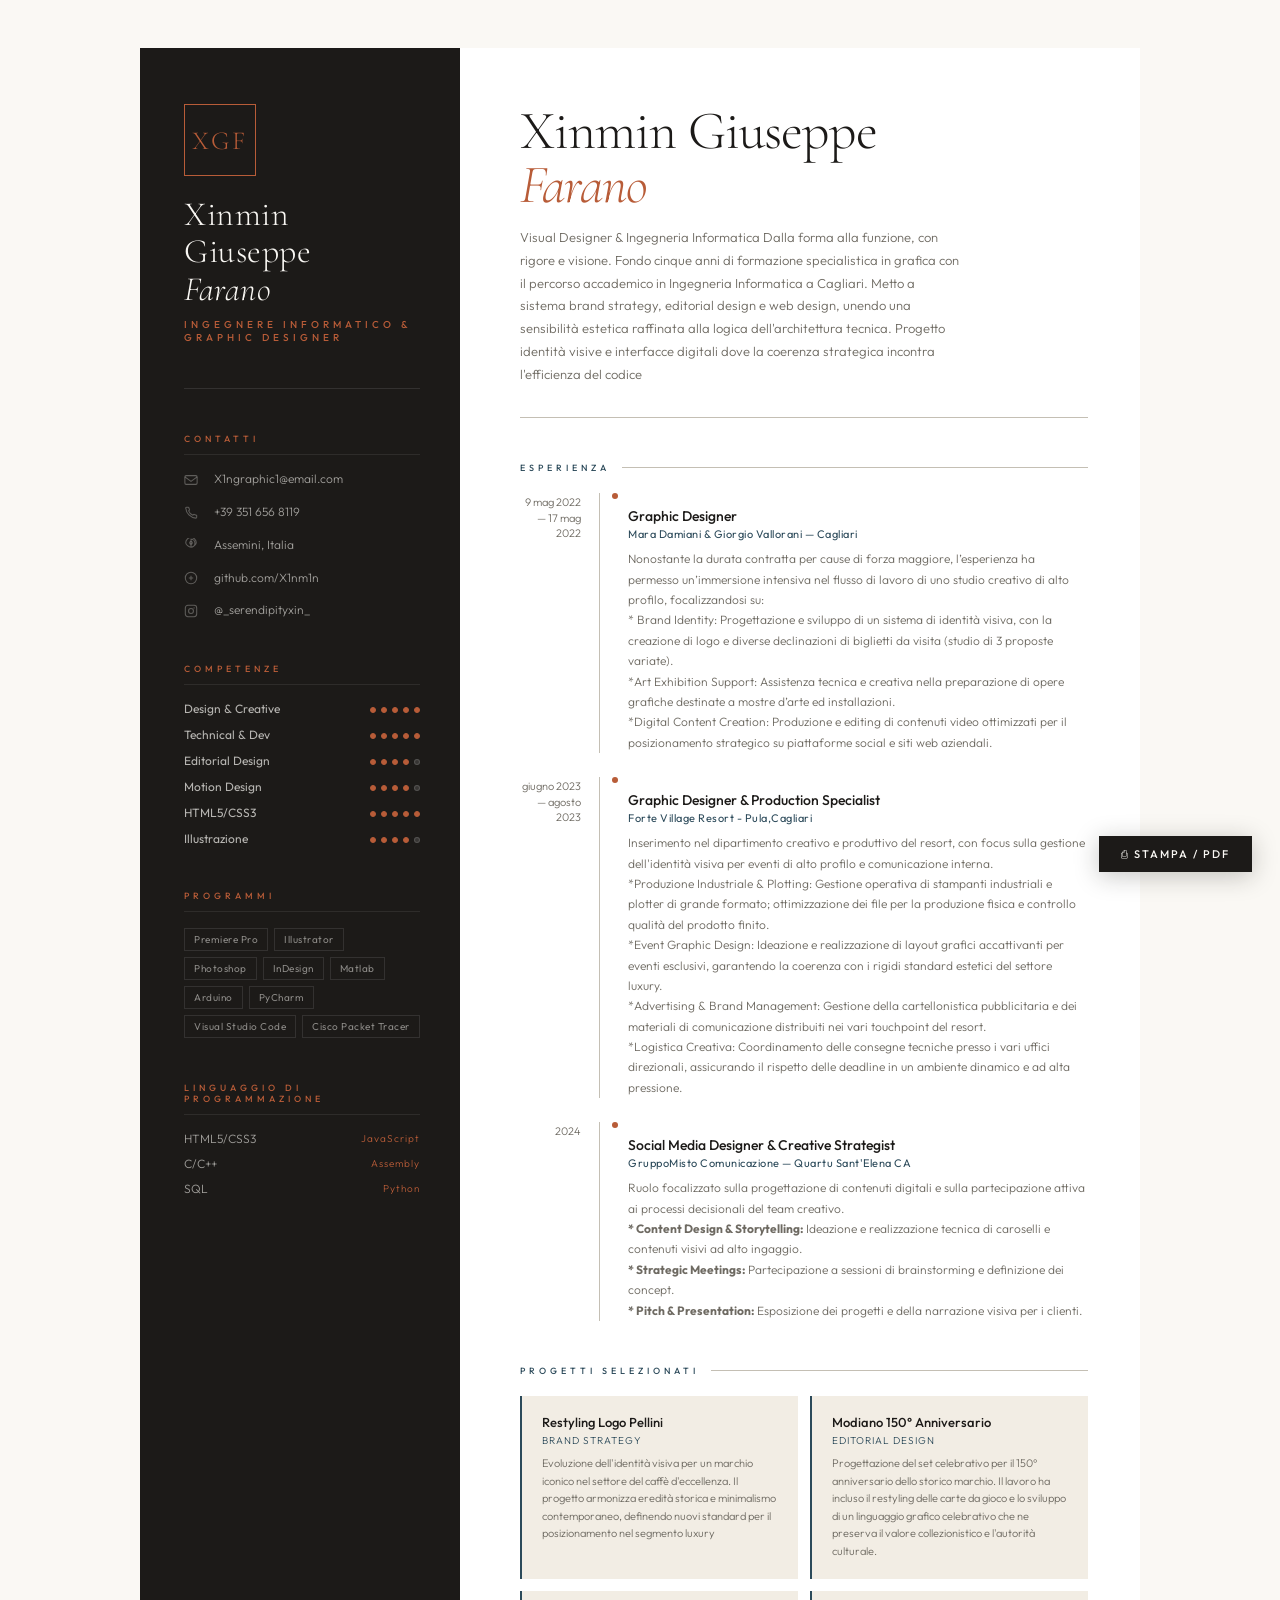
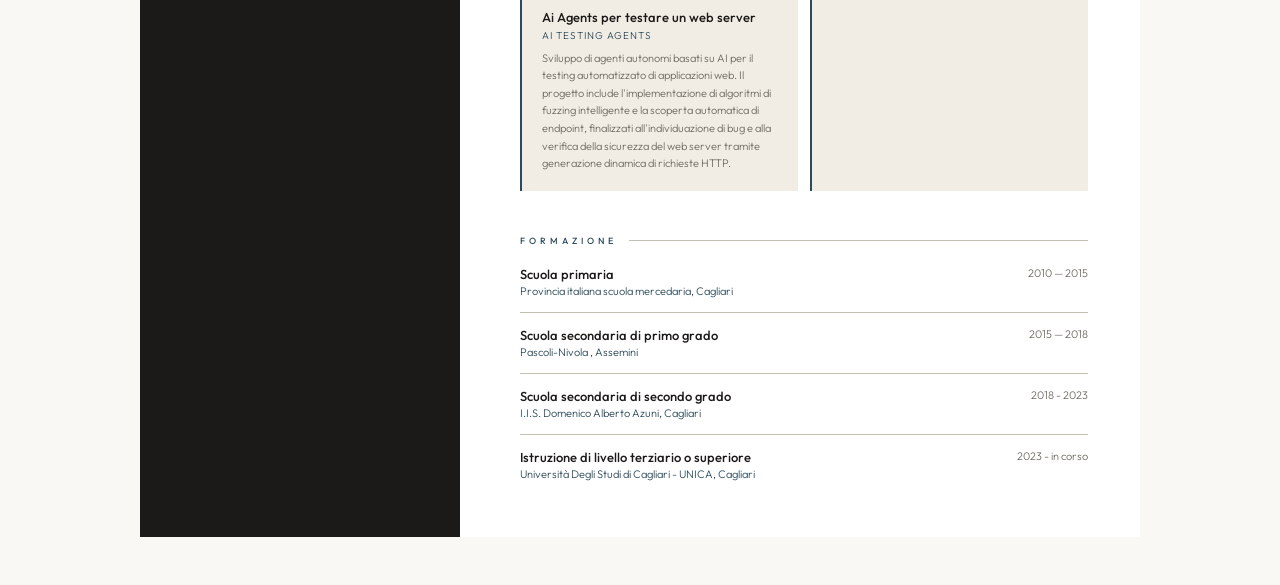
<file: index.html>
<!DOCTYPE html>
<html lang="it">
<head>
  <meta charset="UTF-8">
  <meta name="viewport" content="width=device-width, initial-scale=1.0">
  <title>CV — Xinmin Giuseppe Farano </title>
  <link href="https://fonts.googleapis.com/css2?family=Cormorant+Garamond:ital,wght@0,300;0,400;0,600;1,300;1,400&family=Outfit:wght@300;400;500&display=swap" rel="stylesheet">
  <link rel="stylesheet" href="style.css">
</head>
<body>

<div class="cv">

  <!-- ══ LEFT ══ -->
  <aside class="left">

    <div class="identity">
      <div class="initials">XGF</div>
      <div class="name">Xinmin Giuseppe<br><em>Farano</em></div>
      <div class="role"> ingegnere Informatico &amp; Graphic Designer</div>
    </div>

    <!-- Contatti -->
    <div class="l-section">
      <div class="l-label">Contatti</div>

      <div class="contact-item">
        <svg class="contact-icon" viewBox="0 0 16 16" fill="none" stroke="currentColor" stroke-width="1.2">
          <rect x="1" y="3" width="14" height="10" rx="1.5"/>
          <path d="M1 4.5l7 5 7-5"/>
        </svg>
        <a href="mailto:X1ngraphic1@email.com"> X1ngraphic1@email.com </a>
      </div>

      <div class="contact-item">
  <svg class="contact-icon" viewBox="0 0 16 16" fill="none" stroke="currentColor" stroke-width="1.2">
    <path d="M2 3.5a1 1 0 011-1h1.9a.5.5 0 01.47.33l.9 2.5a.5.5 0 01-.12.52L5.3 6.74a8 8 0 004.96 4.96l.89-.86a.5.5 0 01.52-.12l2.5.9a.5.5 0 01.33.47V14a1 1 0 01-1 1A12.5 12.5 0 012 3.5z"/>
  </svg>
  <a href="tel:+393516568119">+39 351 656 8119</a>
</div>
       
  <div class="contact-item">

        <svg class="contact-icon" viewBox="0 0 16 16" fill="none" stroke="currentColor" stroke-width="1.2">

          <path d="M8 1.5A4.5 4.5 0 018 10.5C5.5 10.5 2 7.5 2 5.5a6 6 0 0112 0c0 2-3.5 5-6 5z"/>

          <circle cx="8" cy="5.5" r="1.5"/>

        </svg>

        <a href="https://maps.app.goo.gl/9A8ttofD4UzCcj7H7" target="_blank"> Assemini, Italia</a>

      </div>



      <div class="contact-item">

        <svg class="contact-icon" viewBox="0 0 16 16" fill="none" stroke="currentColor" stroke-width="1.2">

          <circle cx="8" cy="8" r="6.5"/>

          <path d="M5.5 8h5M8 5.5v5"/>

        </svg>

        <a href="https://github.com/X1nm1n">github.com/X1nm1n</a>

      </div>
 
          <div class="contact-item">
        <svg class="contact-icon" viewBox="0 0 16 16" fill="none" stroke="currentColor" stroke-width="1.2">
          <rect x="1.5" y="1.5" width="13" height="13" rx="3"/>
          <circle cx="8" cy="8" r="2.8"/>
          <circle cx="11.5" cy="4.5" r=".7" fill="currentColor" stroke="none"/>
        </svg>
        <a href="https://www.instagram.com/_serendipityxin_/"> @_serendipityxin_ </a>
      </div>
    </div>

    <!-- Skills (generate dinamicamente da cv_script.js) -->
    <div class="l-section">
      <div class="l-label">Competenze</div>
      <div class="skill-row" id="skills-container"></div>
    </div>

    <!-- Software -->
    <div class="l-section">
      <div class="l-label">Programmi</div>
      <div class="tools-wrap">
        <span class="tool-tag">Premiere Pro</span>
        <span class="tool-tag">Illustrator</span>
        <span class="tool-tag">Photoshop</span>
        <span class="tool-tag">InDesign</span>
        <span class="tool-tag">Matlab</span>
        <span class="tool-tag">Arduino</span>
        <span class="tool-tag">PyCharm</span>
        <span class="tool-tag">Visual Studio Code</span>
        <span class="tool-tag">Cisco Packet Tracer</span>
      </div>
    </div>

    <!-- Lingue -->
    <div class="l-section">
      <div class="l-label">Linguaggio di programmazione</div>
      <div class="lang-row">
        <div class="lang-item">
          <span class="lang-name">HTML5/CSS3</span>
          <span class="lang-level">JavaScript</span>
        </div>
        <div class="lang-item">
          <span class="lang-name">C/C++</span>
          <span class="lang-level">Assembly</span>
        </div>
        <div class="lang-item">
          <span class="lang-name">SQL</span>
          <span class="lang-level">Python</span>
        </div>
      </div>
    </div>

  </aside>

  <!-- ══ RIGHT ══ -->
  <main class="right">

    <div class="r-header">
      <h1>Xinmin Giuseppe<span>Farano</span></h1>
      <p>Visual Designer & Ingegneria Informatica
Dalla forma alla funzione, con rigore e visione.

Fondo cinque anni di formazione specialistica in grafica con il percorso accademico
        in Ingegneria Informatica a Cagliari. Metto a sistema brand strategy, editorial
        design e web design, unendo una sensibilità estetica raffinata alla logica
        dell'architettura tecnica. Progetto identità visive e interfacce digitali
        dove la coerenza strategica incontra l'efficienza del codice</p>
    </div>

    <!-- Esperienza -->
    <div class="r-section">
      <div class="r-label">Esperienza</div>
      <div class="exp-list">

        <div class="exp-item">
          <div class="exp-year"> 9 mag 2022<br>— 17 mag 2022</div>
          <div class="exp-body">
            <div class="exp-title"> Graphic Designer </div>
            <div class="exp-company"> Mara Damiani & Giorgio Vallorani — Cagliari </div>
            <div class="exp-desc">Nonostante la durata contratta per cause di forza maggiore, l’esperienza ha permesso un’immersione intensiva nel
              flusso di lavoro di uno studio creativo di alto profilo, focalizzandosi su:
              <br> * Brand Identity: Progettazione e sviluppo di un sistema di identità visiva, con la creazione di logo e diverse declinazioni di
              biglietti da visita (studio di 3 proposte variate).
              <br> *Art Exhibition Support: Assistenza tecnica e creativa nella preparazione di opere grafiche destinate a mostre d’arte ed installazioni.
              <br> *Digital Content Creation: Produzione e editing di contenuti video ottimizzati per il posizionamento strategico su
              piattaforme social e siti web aziendali.</div>
          </div>
        </div>

        <div class="exp-item">
          <div class="exp-year"> giugno 2023 <br> — agosto 2023</div>
          <div class="exp-body">
            <div class="exp-title">Graphic Designer & Production Specialist</div>
            <div class="exp-company"> Forte Village Resort - Pula,Cagliari</div>
            <div class="exp-desc"> Inserimento nel dipartimento creativo e produttivo del resort, con focus sulla gestione dell'identità visiva per eventi di
              alto profilo e comunicazione interna.
              <br> *Produzione Industriale & Plotting: Gestione operativa di stampanti industriali e plotter di grande formato;
              ottimizzazione dei file per la produzione fisica e controllo qualità del prodotto finito.
              <br> *Event Graphic Design: Ideazione e realizzazione di layout grafici accattivanti per eventi esclusivi, garantendo
              la coerenza con i rigidi standard estetici del settore luxury.
              <br> *Advertising & Brand Management: Gestione della cartellonistica pubblicitaria e dei materiali di
              comunicazione distribuiti nei vari touchpoint del resort.
              <br> *Logistica Creativa: Coordinamento delle consegne tecniche presso i vari uffici direzionali, assicurando
              il rispetto delle deadline in un ambiente dinamico e ad alta pressione. </div>
          </div>
        </div>

        <div class="exp-item">
  <div class="exp-year">2024</div> <div class="exp-body">
    <div class="exp-title">Social Media Designer & Creative Strategist</div>
    <div class="exp-company">GruppoMisto Comunicazione — Quartu Sant'Elena CA</div>
    <div class="exp-desc">
      Ruolo focalizzato sulla progettazione di contenuti digitali e sulla partecipazione attiva ai processi decisionali del team creativo.<br>
      <strong>* Content Design & Storytelling:</strong> Ideazione e realizzazione tecnica di caroselli e contenuti visivi ad alto ingaggio.<br>
      <strong>* Strategic Meetings:</strong> Partecipazione a sessioni di brainstorming e definizione dei concept.<br>
      <strong>* Pitch & Presentation:</strong> Esposizione dei progetti e della narrazione visiva per i clienti.
    </div>
  </div>
</div>

      </div>
    </div>

    <!-- Progetti selezionati -->
    <div class="r-section">
      <div class="r-label">Progetti Selezionati</div>
      <div class="proj-grid">

        <div class="proj-card">
          <div class="proj-title">Restyling Logo Pellini</div>
          <div class="proj-type">Brand Strategy</div>
          <div class="proj-desc">Evoluzione dell'identità visiva per un marchio iconico nel settore del caffè d'eccellenza.
            Il progetto armonizza eredità storica e minimalismo contemporaneo,
            definendo nuovi standard per il posizionamento nel segmento luxury</div>
        </div>

        <div class="proj-card">
          <div class="proj-title"> Modiano 150° Anniversario </div>
          <div class="proj-type"> Editorial Design </div>
          <div class="proj-desc"> Progettazione del set celebrativo per il 150° anniversario dello storico marchio.
            Il lavoro ha incluso il restyling delle carte da gioco e lo sviluppo di un linguaggio grafico
            celebrativo che ne preserva il valore collezionistico e l'autorità culturale. </div>
        </div>

        <div class="proj-card">
          <div class="proj-title"> Ai Agents per testare un web server</div>
          <div class="proj-type"> AI Testing Agents </div>
          <div class="proj-desc">Sviluppo di agenti autonomi basati su AI per il testing automatizzato di applicazioni web.
            Il progetto include l'implementazione di algoritmi di fuzzing intelligente e la scoperta automatica di endpoint,
            finalizzati all'individuazione di bug e alla verifica della sicurezza del web server tramite generazione dinamica di richieste HTTP.</div>
        </div>

       <div class="proj-card">
          <div class="proj-title"></div>
          <div class="proj-type"></div>
          <div class="proj-desc"></div>
        </div>

      </div>
    </div>

    <!-- Formazione -->
    <div class="r-section">
      <div class="r-label">Formazione</div>
      <div class="edu-list">

        <div class="edu-item">
          <div>
            <div class="edu-degree"> Scuola primaria </div>
            <div class="edu-school"> Provincia italiana scuola mercedaria, Cagliari </div>
          </div>
          <div class="edu-year">2010 — 2015</div>
        </div>

        <div class="edu-item">
          <div>
            <div class="edu-degree">Scuola secondaria di primo grado</div>
            <div class="edu-school">Pascoli-Nivola , Assemini</div>
          </div>
          <div class="edu-year">2015 — 2018</div>
        </div>

        <div class="edu-item">
          <div>
            <div class="edu-degree">Scuola secondaria di secondo grado </div>
            <div class="edu-school">I.I.S. Domenico Alberto Azuni, Cagliari</div>
          </div>
          <div class="edu-year">2018 - 2023 </div>
        </div>

         <div class="edu-item">
          <div>
            <div class="edu-degree">Istruzione di livello terziario o superiore </div>
            <div class="edu-school">Università Degli Studi di Cagliari - UNICA, Cagliari</div>
          </div>
          <div class="edu-year">2023 - in corso </div>
        </div>

      </div>
    </div>

  </main>
</div>

<button class="print-btn" onclick="window.print()"> ⎙ Stampa / PDF</button>

<script src="script.js"></script>
</body>
</html>
</file>
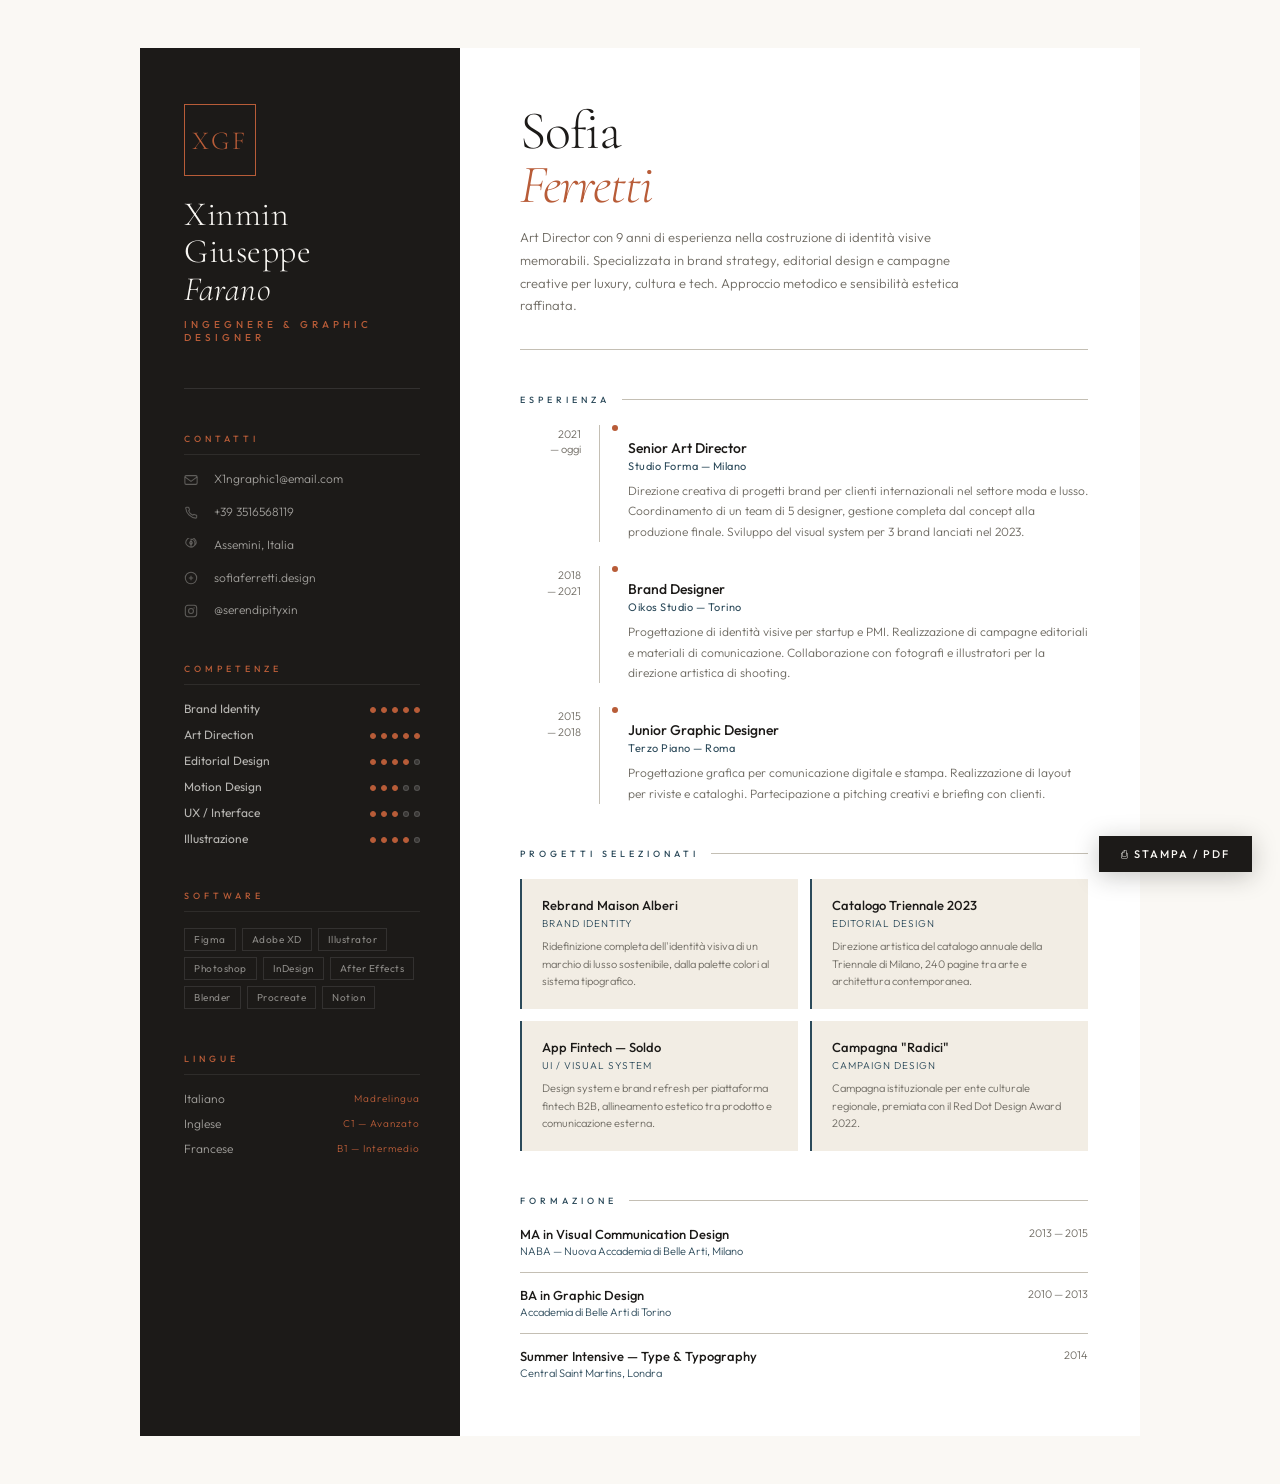
<file: sito curriculum/index.html>
<!DOCTYPE html>
<html lang="it">
<head>
  <meta charset="UTF-8">
  <meta name="viewport" content="width=device-width, initial-scale=1.0">
  <title>CV — Xinmin Giuseppe Farano </title>
  <link href="https://fonts.googleapis.com/css2?family=Cormorant+Garamond:ital,wght@0,300;0,400;0,600;1,300;1,400&family=Outfit:wght@300;400;500&display=swap" rel="stylesheet">
  <link rel="stylesheet" href="cv_style.css">
</head>
<body>

<div class="cv">

  <!-- ══ LEFT ══ -->
  <aside class="left">

    <div class="identity">
      <div class="initials">XGF</div>
      <div class="name">Xinmin Giuseppe<br><em>Farano</em></div>
      <div class="role"> ingegnere &amp; Graphic Designer</div>
    </div>

    <!-- Contatti -->
    <div class="l-section">
      <div class="l-label">Contatti</div>

      <div class="contact-item">
        <svg class="contact-icon" viewBox="0 0 16 16" fill="none" stroke="currentColor" stroke-width="1.2">
          <rect x="1" y="3" width="14" height="10" rx="1.5"/>
          <path d="M1 4.5l7 5 7-5"/>
        </svg>
        <a href="mailto:X1ngraphic1@email.com">X1ngraphic1@email.com</a>
      </div>

      <div class="contact-item">
        <svg class="contact-icon" viewBox="0 0 16 16" fill="none" stroke="currentColor" stroke-width="1.2">
          <path d="M2 3.5a1 1 0 011-1h1.9a.5.5 0 01.47.33l.9 2.5a.5.5 0 01-.12.52L5.3 6.74a8 8 0 004.96 4.96l.89-.86a.5.5 0 01.52-.12l2.5.9a.5.5 0 01.33.47V14a1 1 0 01-1 1A12.5 12.5 0 012 3.5z"/>
        </svg>
        +39 3516568119
      </div>

      <div class="contact-item">
        <svg class="contact-icon" viewBox="0 0 16 16" fill="none" stroke="currentColor" stroke-width="1.2">
          <path d="M8 1.5A4.5 4.5 0 018 10.5C5.5 10.5 2 7.5 2 5.5a6 6 0 0112 0c0 2-3.5 5-6 5z"/>
          <circle cx="8" cy="5.5" r="1.5"/>
        </svg>
        Assemini, Italia
      </div>

      <div class="contact-item">
        <svg class="contact-icon" viewBox="0 0 16 16" fill="none" stroke="currentColor" stroke-width="1.2">
          <circle cx="8" cy="8" r="6.5"/>
          <path d="M5.5 8h5M8 5.5v5"/>
        </svg>
        <a href="#">sofiaferretti.design</a>
      </div>

      <div class="contact-item">
        <svg class="contact-icon" viewBox="0 0 16 16" fill="none" stroke="currentColor" stroke-width="1.2">
          <rect x="1.5" y="1.5" width="13" height="13" rx="3"/>
          <circle cx="8" cy="8" r="2.8"/>
          <circle cx="11.5" cy="4.5" r=".7" fill="currentColor" stroke="none"/>
        </svg>
        @serendipityxin
      </div>
    </div>

    <!-- Skills (generate dinamicamente da cv_script.js) -->
    <div class="l-section">
      <div class="l-label">Competenze</div>
      <div class="skill-row" id="skills-container"></div>
    </div>

    <!-- Software -->
    <div class="l-section">
      <div class="l-label">Software</div>
      <div class="tools-wrap">
        <span class="tool-tag">Figma</span>
        <span class="tool-tag">Adobe XD</span>
        <span class="tool-tag">Illustrator</span>
        <span class="tool-tag">Photoshop</span>
        <span class="tool-tag">InDesign</span>
        <span class="tool-tag">After Effects</span>
        <span class="tool-tag">Blender</span>
        <span class="tool-tag">Procreate</span>
        <span class="tool-tag">Notion</span>
      </div>
    </div>

    <!-- Lingue -->
    <div class="l-section">
      <div class="l-label">Lingue</div>
      <div class="lang-row">
        <div class="lang-item">
          <span class="lang-name">Italiano</span>
          <span class="lang-level">Madrelingua</span>
        </div>
        <div class="lang-item">
          <span class="lang-name">Inglese</span>
          <span class="lang-level">C1 — Avanzato</span>
        </div>
        <div class="lang-item">
          <span class="lang-name">Francese</span>
          <span class="lang-level">B1 — Intermedio</span>
        </div>
      </div>
    </div>

  </aside>

  <!-- ══ RIGHT ══ -->
  <main class="right">

    <div class="r-header">
      <h1>Sofia<span>Ferretti</span></h1>
      <p>Art Director con 9 anni di esperienza nella costruzione di identità visive memorabili. Specializzata in brand strategy, editorial design e campagne creative per luxury, cultura e tech. Approccio metodico e sensibilità estetica raffinata.</p>
    </div>

    <!-- Esperienza -->
    <div class="r-section">
      <div class="r-label">Esperienza</div>
      <div class="exp-list">

        <div class="exp-item">
          <div class="exp-year">2021<br>— oggi</div>
          <div class="exp-body">
            <div class="exp-title">Senior Art Director</div>
            <div class="exp-company">Studio Forma — Milano</div>
            <div class="exp-desc">Direzione creativa di progetti brand per clienti internazionali nel settore moda e lusso. Coordinamento di un team di 5 designer, gestione completa dal concept alla produzione finale. Sviluppo del visual system per 3 brand lanciati nel 2023.</div>
          </div>
        </div>

        <div class="exp-item">
          <div class="exp-year">2018<br>— 2021</div>
          <div class="exp-body">
            <div class="exp-title">Brand Designer</div>
            <div class="exp-company">Oikos Studio — Torino</div>
            <div class="exp-desc">Progettazione di identità visive per startup e PMI. Realizzazione di campagne editoriali e materiali di comunicazione. Collaborazione con fotografi e illustratori per la direzione artistica di shooting.</div>
          </div>
        </div>

        <div class="exp-item">
          <div class="exp-year">2015<br>— 2018</div>
          <div class="exp-body">
            <div class="exp-title">Junior Graphic Designer</div>
            <div class="exp-company">Terzo Piano — Roma</div>
            <div class="exp-desc">Progettazione grafica per comunicazione digitale e stampa. Realizzazione di layout per riviste e cataloghi. Partecipazione a pitching creativi e briefing con clienti.</div>
          </div>
        </div>

      </div>
    </div>

    <!-- Progetti selezionati -->
    <div class="r-section">
      <div class="r-label">Progetti Selezionati</div>
      <div class="proj-grid">

        <div class="proj-card">
          <div class="proj-title">Rebrand Maison Alberi</div>
          <div class="proj-type">Brand Identity</div>
          <div class="proj-desc">Ridefinizione completa dell'identità visiva di un marchio di lusso sostenibile, dalla palette colori al sistema tipografico.</div>
        </div>

        <div class="proj-card">
          <div class="proj-title">Catalogo Triennale 2023</div>
          <div class="proj-type">Editorial Design</div>
          <div class="proj-desc">Direzione artistica del catalogo annuale della Triennale di Milano, 240 pagine tra arte e architettura contemporanea.</div>
        </div>

        <div class="proj-card">
          <div class="proj-title">App Fintech — Soldo</div>
          <div class="proj-type">UI / Visual System</div>
          <div class="proj-desc">Design system e brand refresh per piattaforma fintech B2B, allineamento estetico tra prodotto e comunicazione esterna.</div>
        </div>

        <div class="proj-card">
          <div class="proj-title">Campagna "Radici"</div>
          <div class="proj-type">Campaign Design</div>
          <div class="proj-desc">Campagna istituzionale per ente culturale regionale, premiata con il Red Dot Design Award 2022.</div>
        </div>

      </div>
    </div>

    <!-- Formazione -->
    <div class="r-section">
      <div class="r-label">Formazione</div>
      <div class="edu-list">

        <div class="edu-item">
          <div>
            <div class="edu-degree">MA in Visual Communication Design</div>
            <div class="edu-school">NABA — Nuova Accademia di Belle Arti, Milano</div>
          </div>
          <div class="edu-year">2013 — 2015</div>
        </div>

        <div class="edu-item">
          <div>
            <div class="edu-degree">BA in Graphic Design</div>
            <div class="edu-school">Accademia di Belle Arti di Torino</div>
          </div>
          <div class="edu-year">2010 — 2013</div>
        </div>

        <div class="edu-item">
          <div>
            <div class="edu-degree">Summer Intensive — Type &amp; Typography</div>
            <div class="edu-school">Central Saint Martins, Londra</div>
          </div>
          <div class="edu-year">2014</div>
        </div>

      </div>
    </div>

  </main>
</div>

<button class="print-btn" onclick="window.print()">⎙ Stampa / PDF</button>

<script src="cv_script.js"></script>
</body>
</html>
</file>
<file: style.css>
:root {
  --cream:  #FAF8F4;
  --warm:   #F2EDE4;
  --ink:    #1C1A18;
  --mid:    #6E6A62;
  --faint:  #C4BFB4;
  --accent: #B85C38;
  --accent2:#2C4A5A;
  --white:  #FFFFFF;
  --col-l:  320px;
}

*, *::before, *::after { box-sizing: border-box; margin: 0; padding: 0; }

html { font-size: 14px; }

body {
  font-family: 'Outfit', sans-serif;
  font-weight: 300;
  background: var(--cream);
  color: var(--ink);
  min-height: 100vh;
  padding: 48px 24px;
  display: flex;
  justify-content: center;
  align-items: flex-start;
}

/* ── WRAPPER ── */
.cv {
  width: 100%;
  max-width: 1000px;
  display: grid;
  grid-template-columns: var(--col-l) 1fr;
  min-height: 1140px;
  background: var(--white);
  opacity: 0;
  animation: reveal 0.8s cubic-bezier(.4,0,.2,1) 0.1s forwards;
}

@keyframes reveal {
  from { opacity: 0; transform: translateY(16px); }
  to   { opacity: 1; transform: translateY(0); }
}

/* ══ LEFT COLUMN ══ */
.left {
  background: var(--ink);
  color: var(--cream);
  padding: 56px 40px 56px 44px;
  display: flex;
  flex-direction: column;
  gap: 44px;
}

/* Identity */
.identity { border-bottom: 1px solid rgba(255,255,255,0.1); padding-bottom: 44px; }

.initials {
  width: 72px; height: 72px;
  border: 1px solid var(--accent);
  display: flex; align-items: center; justify-content: center;
  margin-bottom: 20px;
  font-family: 'Cormorant Garamond', serif;
  font-size: 26px;
  font-weight: 300;
  letter-spacing: 3px;
  color: var(--accent);
}

.name {
  font-family: 'Cormorant Garamond', serif;
  font-size: 34px;
  font-weight: 300;
  line-height: 1.1;
  letter-spacing: 0.5px;
  color: var(--cream);
  margin-bottom: 8px;
}

.name em {
  font-style: italic;
  font-weight: 300;
}

.role {
  font-size: 10px;
  font-weight: 500;
  letter-spacing: 4px;
  text-transform: uppercase;
  color: var(--accent);
  margin-top: 10px;
}

/* Left sections */
.l-section { display: flex; flex-direction: column; gap: 16px; }

.l-label {
  font-size: 9px;
  font-weight: 500;
  letter-spacing: 4px;
  text-transform: uppercase;
  color: var(--accent);
  padding-bottom: 10px;
  border-bottom: 1px solid rgba(255,255,255,0.08);
}

/* Contact */
.contact-item {
  display: grid;
  grid-template-columns: 20px 1fr;
  gap: 10px;
  align-items: center;
  font-size: 12px;
  color: rgba(250,248,244,0.6);
  line-height: 1.4;
  transition: color .2s;
}
.contact-item:hover { color: var(--cream); }
.contact-item a { color: inherit; text-decoration: none; }

.contact-icon {
  width: 14px; height: 14px;
  opacity: 0.5;
  flex-shrink: 0;
}

/* Skills dots */
.skill-row {
  display: flex;
  flex-direction: column;
  gap: 11px;
}

.skill-entry {
  display: flex;
  flex-direction: column;
  gap: 6px;
}

.skill-meta {
  display: flex;
  justify-content: space-between;
  align-items: baseline;
}

.skill-name {
  font-size: 12px;
  color: rgba(250,248,244,0.7);
  font-weight: 400;
}

.skill-dots {
  display: flex;
  gap: 5px;
}

.dot {
  width: 6px; height: 6px;
  border-radius: 50%;
  background: rgba(255,255,255,0.12);
  border: 1px solid rgba(255,255,255,0.15);
}
.dot.on {
  background: var(--accent);
  border-color: var(--accent);
}

/* Tools tags */
.tools-wrap {
  display: flex;
  flex-wrap: wrap;
  gap: 6px;
}

.tool-tag {
  font-size: 10px;
  font-weight: 400;
  letter-spacing: 0.5px;
  color: rgba(250,248,244,0.5);
  border: 1px solid rgba(255,255,255,0.1);
  padding: 4px 9px;
  transition: all .2s;
  cursor: default;
}
.tool-tag:hover {
  color: var(--cream);
  border-color: var(--accent);
}

/* Languages */
.lang-row { display: flex; flex-direction: column; gap: 10px; }
.lang-item {
  display: flex;
  justify-content: space-between;
  align-items: center;
}
.lang-name { font-size: 12px; color: rgba(250,248,244,0.6); }
.lang-level { font-size: 10px; color: var(--accent); letter-spacing: 1px; }

/* ══ RIGHT COLUMN ══ */
.right {
  padding: 56px 52px 56px 60px;
  display: flex;
  flex-direction: column;
  gap: 44px;
}

/* Header */
.r-header {
  display: flex;
  flex-direction: column;
  gap: 14px;
  padding-bottom: 32px;
  border-bottom: 1px solid var(--faint);
}

.r-header h1 {
  font-family: 'Cormorant Garamond', serif;
  font-size: 54px;
  font-weight: 300;
  line-height: 1;
  letter-spacing: -1px;
  color: var(--ink);
}
.r-header h1 span {
  display: block;
  color: var(--accent);
  font-style: italic;
}

.r-header p {
  font-size: 13px;
  color: var(--mid);
  line-height: 1.75;
  max-width: 440px;
  font-weight: 300;
}

/* Right section */
.r-section { display: flex; flex-direction: column; gap: 20px; }

.r-label {
  font-size: 9px;
  font-weight: 500;
  letter-spacing: 4px;
  text-transform: uppercase;
  color: var(--accent2);
  display: flex;
  align-items: center;
  gap: 12px;
}

.r-label::after {
  content: '';
  flex: 1;
  height: 1px;
  background: var(--faint);
}

/* Experience */
.exp-list { display: flex; flex-direction: column; gap: 24px; }

.exp-item {
  display: grid;
  grid-template-columns: 80px 1fr;
  gap: 0 24px;
  opacity: 0;
  transform: translateX(-10px);
  animation: slideIn 0.5s ease forwards;
}
.exp-item:nth-child(1) { animation-delay: 0.3s; }
.exp-item:nth-child(2) { animation-delay: 0.45s; }
.exp-item:nth-child(3) { animation-delay: 0.6s; }

@keyframes slideIn {
  to { opacity: 1; transform: translateX(0); }
}

.exp-year {
  font-size: 11px;
  color: var(--mid);
  font-weight: 300;
  line-height: 1.4;
  padding-top: 2px;
  text-align: right;
  border-right: 1px solid var(--faint);
  padding-right: 18px;
}

.exp-body { padding-left: 4px; }

.exp-body::before {
  content: '';
  display: block;
  width: 6px; height: 6px;
  border-radius: 50%;
  background: var(--accent);
  margin-bottom: 8px;
  margin-left: -16px;
}

.exp-title {
  font-size: 14px;
  font-weight: 500;
  color: var(--ink);
  margin-bottom: 2px;
}

.exp-company {
  font-size: 11px;
  color: var(--accent2);
  font-weight: 400;
  letter-spacing: 0.5px;
  margin-bottom: 8px;
}

.exp-desc {
  font-size: 12px;
  color: var(--mid);
  line-height: 1.7;
  font-weight: 300;
}

/* Projects grid */
.proj-grid {
  display: grid;
  grid-template-columns: 1fr 1fr;
  gap: 12px;
}

.proj-card {
  background: var(--warm);
  padding: 18px 20px;
  border-left: 2px solid var(--accent2);
  transition: border-color .2s, background .2s;
  cursor: default;
}
.proj-card:hover {
  border-color: var(--accent);
  background: #EDE8DF;
}

.proj-title {
  font-size: 13px;
  font-weight: 500;
  color: var(--ink);
  margin-bottom: 4px;
}

.proj-type {
  font-size: 10px;
  color: var(--accent2);
  letter-spacing: 1px;
  text-transform: uppercase;
  margin-bottom: 8px;
}

.proj-desc {
  font-size: 11px;
  color: var(--mid);
  line-height: 1.6;
  font-weight: 300;
}

/* Education */
.edu-list { display: flex; flex-direction: column; gap: 14px; }

.edu-item {
  display: flex;
  justify-content: space-between;
  align-items: flex-start;
  padding-bottom: 14px;
  border-bottom: 1px solid var(--faint);
}
.edu-item:last-child { border-bottom: none; padding-bottom: 0; }

.edu-degree { font-size: 13px; font-weight: 500; color: var(--ink); }
.edu-school { font-size: 11px; color: var(--accent2); margin-top: 2px; }
.edu-year   { font-size: 11px; color: var(--mid); font-weight: 300; white-space: nowrap; }

/* Print button */
.print-btn {
  position: fixed;
  bottom: 28px; right: 28px;
  background: var(--ink);
  color: var(--cream);
  border: none;
  padding: 11px 22px;
  font-family: 'Outfit', sans-serif;
  font-size: 11px;
  font-weight: 500;
  letter-spacing: 2px;
  text-transform: uppercase;
  cursor: pointer;
  box-shadow: 0 4px 24px rgba(28,26,24,0.25);
  transition: all .2s;
}
.print-btn:hover {
  background: var(--accent);
  transform: translateY(-2px);
  box-shadow: 0 8px 28px rgba(184,92,56,0.35);
}

@media print {
  body { padding: 0; background: #fff; }
  .cv { max-width: 100%; animation: none; opacity: 1; }
  .exp-item { animation: none; opacity: 1; transform: none; }
  .print-btn { display: none; }
}
</file>
<file: sito curriculum/cv_style.css>
:root {
  --cream:  #FAF8F4;
  --warm:   #F2EDE4;
  --ink:    #1C1A18;
  --mid:    #6E6A62;
  --faint:  #C4BFB4;
  --accent: #B85C38;
  --accent2:#2C4A5A;
  --white:  #FFFFFF;
  --col-l:  320px;
}

*, *::before, *::after { box-sizing: border-box; margin: 0; padding: 0; }

html { font-size: 14px; }

body {
  font-family: 'Outfit', sans-serif;
  font-weight: 300;
  background: var(--cream);
  color: var(--ink);
  min-height: 100vh;
  padding: 48px 24px;
  display: flex;
  justify-content: center;
  align-items: flex-start;
}

/* ── WRAPPER ── */
.cv {
  width: 100%;
  max-width: 1000px;
  display: grid;
  grid-template-columns: var(--col-l) 1fr;
  min-height: 1140px;
  background: var(--white);
  opacity: 0;
  animation: reveal 0.8s cubic-bezier(.4,0,.2,1) 0.1s forwards;
}

@keyframes reveal {
  from { opacity: 0; transform: translateY(16px); }
  to   { opacity: 1; transform: translateY(0); }
}

/* ══ LEFT COLUMN ══ */
.left {
  background: var(--ink);
  color: var(--cream);
  padding: 56px 40px 56px 44px;
  display: flex;
  flex-direction: column;
  gap: 44px;
}

/* Identity */
.identity { border-bottom: 1px solid rgba(255,255,255,0.1); padding-bottom: 44px; }

.initials {
  width: 72px; height: 72px;
  border: 1px solid var(--accent);
  display: flex; align-items: center; justify-content: center;
  margin-bottom: 20px;
  font-family: 'Cormorant Garamond', serif;
  font-size: 26px;
  font-weight: 300;
  letter-spacing: 3px;
  color: var(--accent);
}

.name {
  font-family: 'Cormorant Garamond', serif;
  font-size: 34px;
  font-weight: 300;
  line-height: 1.1;
  letter-spacing: 0.5px;
  color: var(--cream);
  margin-bottom: 8px;
}

.name em {
  font-style: italic;
  font-weight: 300;
}

.role {
  font-size: 10px;
  font-weight: 500;
  letter-spacing: 4px;
  text-transform: uppercase;
  color: var(--accent);
  margin-top: 10px;
}

/* Left sections */
.l-section { display: flex; flex-direction: column; gap: 16px; }

.l-label {
  font-size: 9px;
  font-weight: 500;
  letter-spacing: 4px;
  text-transform: uppercase;
  color: var(--accent);
  padding-bottom: 10px;
  border-bottom: 1px solid rgba(255,255,255,0.08);
}

/* Contact */
.contact-item {
  display: grid;
  grid-template-columns: 20px 1fr;
  gap: 10px;
  align-items: center;
  font-size: 12px;
  color: rgba(250,248,244,0.6);
  line-height: 1.4;
  transition: color .2s;
}
.contact-item:hover { color: var(--cream); }
.contact-item a { color: inherit; text-decoration: none; }

.contact-icon {
  width: 14px; height: 14px;
  opacity: 0.5;
  flex-shrink: 0;
}

/* Skills dots */
.skill-row {
  display: flex;
  flex-direction: column;
  gap: 11px;
}

.skill-entry {
  display: flex;
  flex-direction: column;
  gap: 6px;
}

.skill-meta {
  display: flex;
  justify-content: space-between;
  align-items: baseline;
}

.skill-name {
  font-size: 12px;
  color: rgba(250,248,244,0.7);
  font-weight: 400;
}

.skill-dots {
  display: flex;
  gap: 5px;
}

.dot {
  width: 6px; height: 6px;
  border-radius: 50%;
  background: rgba(255,255,255,0.12);
  border: 1px solid rgba(255,255,255,0.15);
}
.dot.on {
  background: var(--accent);
  border-color: var(--accent);
}

/* Tools tags */
.tools-wrap {
  display: flex;
  flex-wrap: wrap;
  gap: 6px;
}

.tool-tag {
  font-size: 10px;
  font-weight: 400;
  letter-spacing: 0.5px;
  color: rgba(250,248,244,0.5);
  border: 1px solid rgba(255,255,255,0.1);
  padding: 4px 9px;
  transition: all .2s;
  cursor: default;
}
.tool-tag:hover {
  color: var(--cream);
  border-color: var(--accent);
}

/* Languages */
.lang-row { display: flex; flex-direction: column; gap: 10px; }
.lang-item {
  display: flex;
  justify-content: space-between;
  align-items: center;
}
.lang-name { font-size: 12px; color: rgba(250,248,244,0.6); }
.lang-level { font-size: 10px; color: var(--accent); letter-spacing: 1px; }

/* ══ RIGHT COLUMN ══ */
.right {
  padding: 56px 52px 56px 60px;
  display: flex;
  flex-direction: column;
  gap: 44px;
}

/* Header */
.r-header {
  display: flex;
  flex-direction: column;
  gap: 14px;
  padding-bottom: 32px;
  border-bottom: 1px solid var(--faint);
}

.r-header h1 {
  font-family: 'Cormorant Garamond', serif;
  font-size: 54px;
  font-weight: 300;
  line-height: 1;
  letter-spacing: -1px;
  color: var(--ink);
}
.r-header h1 span {
  display: block;
  color: var(--accent);
  font-style: italic;
}

.r-header p {
  font-size: 13px;
  color: var(--mid);
  line-height: 1.75;
  max-width: 440px;
  font-weight: 300;
}

/* Right section */
.r-section { display: flex; flex-direction: column; gap: 20px; }

.r-label {
  font-size: 9px;
  font-weight: 500;
  letter-spacing: 4px;
  text-transform: uppercase;
  color: var(--accent2);
  display: flex;
  align-items: center;
  gap: 12px;
}

.r-label::after {
  content: '';
  flex: 1;
  height: 1px;
  background: var(--faint);
}

/* Experience */
.exp-list { display: flex; flex-direction: column; gap: 24px; }

.exp-item {
  display: grid;
  grid-template-columns: 80px 1fr;
  gap: 0 24px;
  opacity: 0;
  transform: translateX(-10px);
  animation: slideIn 0.5s ease forwards;
}
.exp-item:nth-child(1) { animation-delay: 0.3s; }
.exp-item:nth-child(2) { animation-delay: 0.45s; }
.exp-item:nth-child(3) { animation-delay: 0.6s; }

@keyframes slideIn {
  to { opacity: 1; transform: translateX(0); }
}

.exp-year {
  font-size: 11px;
  color: var(--mid);
  font-weight: 300;
  line-height: 1.4;
  padding-top: 2px;
  text-align: right;
  border-right: 1px solid var(--faint);
  padding-right: 18px;
}

.exp-body { padding-left: 4px; }

.exp-body::before {
  content: '';
  display: block;
  width: 6px; height: 6px;
  border-radius: 50%;
  background: var(--accent);
  margin-bottom: 8px;
  margin-left: -16px;
}

.exp-title {
  font-size: 14px;
  font-weight: 500;
  color: var(--ink);
  margin-bottom: 2px;
}

.exp-company {
  font-size: 11px;
  color: var(--accent2);
  font-weight: 400;
  letter-spacing: 0.5px;
  margin-bottom: 8px;
}

.exp-desc {
  font-size: 12px;
  color: var(--mid);
  line-height: 1.7;
  font-weight: 300;
}

/* Projects grid */
.proj-grid {
  display: grid;
  grid-template-columns: 1fr 1fr;
  gap: 12px;
}

.proj-card {
  background: var(--warm);
  padding: 18px 20px;
  border-left: 2px solid var(--accent2);
  transition: border-color .2s, background .2s;
  cursor: default;
}
.proj-card:hover {
  border-color: var(--accent);
  background: #EDE8DF;
}

.proj-title {
  font-size: 13px;
  font-weight: 500;
  color: var(--ink);
  margin-bottom: 4px;
}

.proj-type {
  font-size: 10px;
  color: var(--accent2);
  letter-spacing: 1px;
  text-transform: uppercase;
  margin-bottom: 8px;
}

.proj-desc {
  font-size: 11px;
  color: var(--mid);
  line-height: 1.6;
  font-weight: 300;
}

/* Education */
.edu-list { display: flex; flex-direction: column; gap: 14px; }

.edu-item {
  display: flex;
  justify-content: space-between;
  align-items: flex-start;
  padding-bottom: 14px;
  border-bottom: 1px solid var(--faint);
}
.edu-item:last-child { border-bottom: none; padding-bottom: 0; }

.edu-degree { font-size: 13px; font-weight: 500; color: var(--ink); }
.edu-school { font-size: 11px; color: var(--accent2); margin-top: 2px; }
.edu-year   { font-size: 11px; color: var(--mid); font-weight: 300; white-space: nowrap; }

/* Print button */
.print-btn {
  position: fixed;
  bottom: 28px; right: 28px;
  background: var(--ink);
  color: var(--cream);
  border: none;
  padding: 11px 22px;
  font-family: 'Outfit', sans-serif;
  font-size: 11px;
  font-weight: 500;
  letter-spacing: 2px;
  text-transform: uppercase;
  cursor: pointer;
  box-shadow: 0 4px 24px rgba(28,26,24,0.25);
  transition: all .2s;
}
.print-btn:hover {
  background: var(--accent);
  transform: translateY(-2px);
  box-shadow: 0 8px 28px rgba(184,92,56,0.35);
}

@media print {
  body { padding: 0; background: #fff; }
  .cv { max-width: 100%; animation: none; opacity: 1; }
  .exp-item { animation: none; opacity: 1; transform: none; }
  .print-btn { display: none; }
}
</file>
